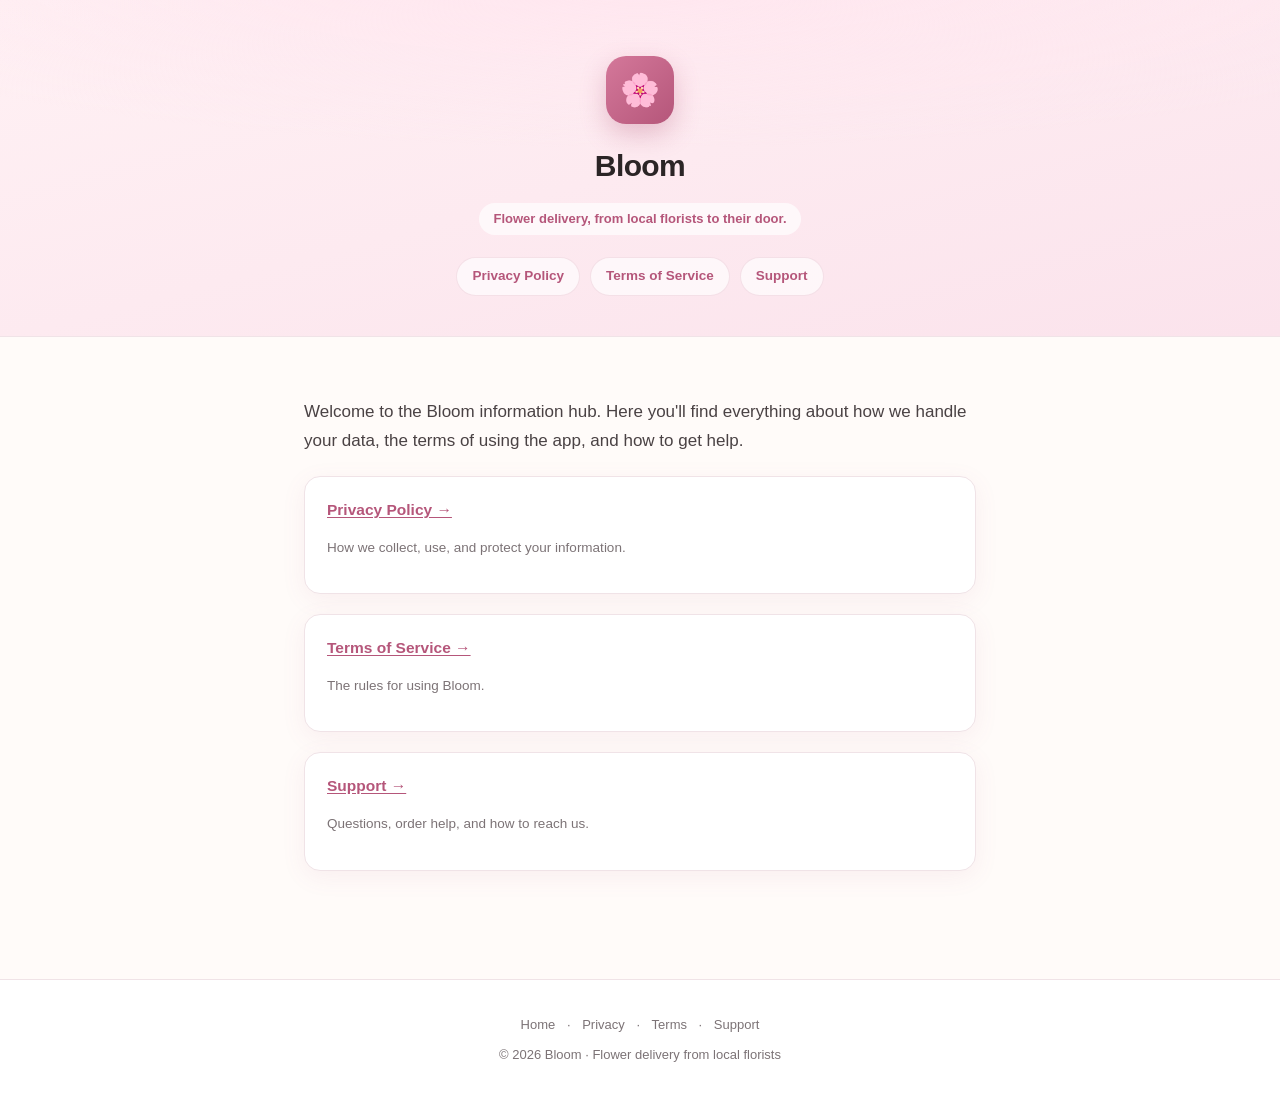
<file: index.html>
<!DOCTYPE html>
<html lang="en">
<head>
<meta charset="utf-8">
<meta name="viewport" content="width=device-width, initial-scale=1">
<title>Bloom — Legal & Support</title>
<link rel="stylesheet" href="style.css">
</head>
<body>
<header>
  <div class="logo">🌸</div>
  <h1>Bloom</h1>
  <div class="eff">Flower delivery, from local florists to their door.</div>
  <nav>
    <a href="privacy.html">Privacy Policy</a>
    <a href="terms.html">Terms of Service</a>
    <a href="support.html">Support</a>
  </nav>
</header>
<main>
  <p>Welcome to the Bloom information hub. Here you'll find everything about how we handle your data, the terms of using the app, and how to get help.</p>
  <div class="card">
    <h3><a href="privacy.html">Privacy Policy →</a></h3>
    <p class="muted">How we collect, use, and protect your information.</p>
  </div>
  <div class="card">
    <h3><a href="terms.html">Terms of Service →</a></h3>
    <p class="muted">The rules for using Bloom.</p>
  </div>
  <div class="card">
    <h3><a href="support.html">Support →</a></h3>
    <p class="muted">Questions, order help, and how to reach us.</p>
  </div>
</main>
<footer>
  <div><a href="index.html">Home</a> · <a href="privacy.html">Privacy</a> · <a href="terms.html">Terms</a> · <a href="support.html">Support</a></div>
  <div style="margin-top:8px">© 2026 Bloom · Flower delivery from local florists</div>
</footer>
</body>
</html>
</file>
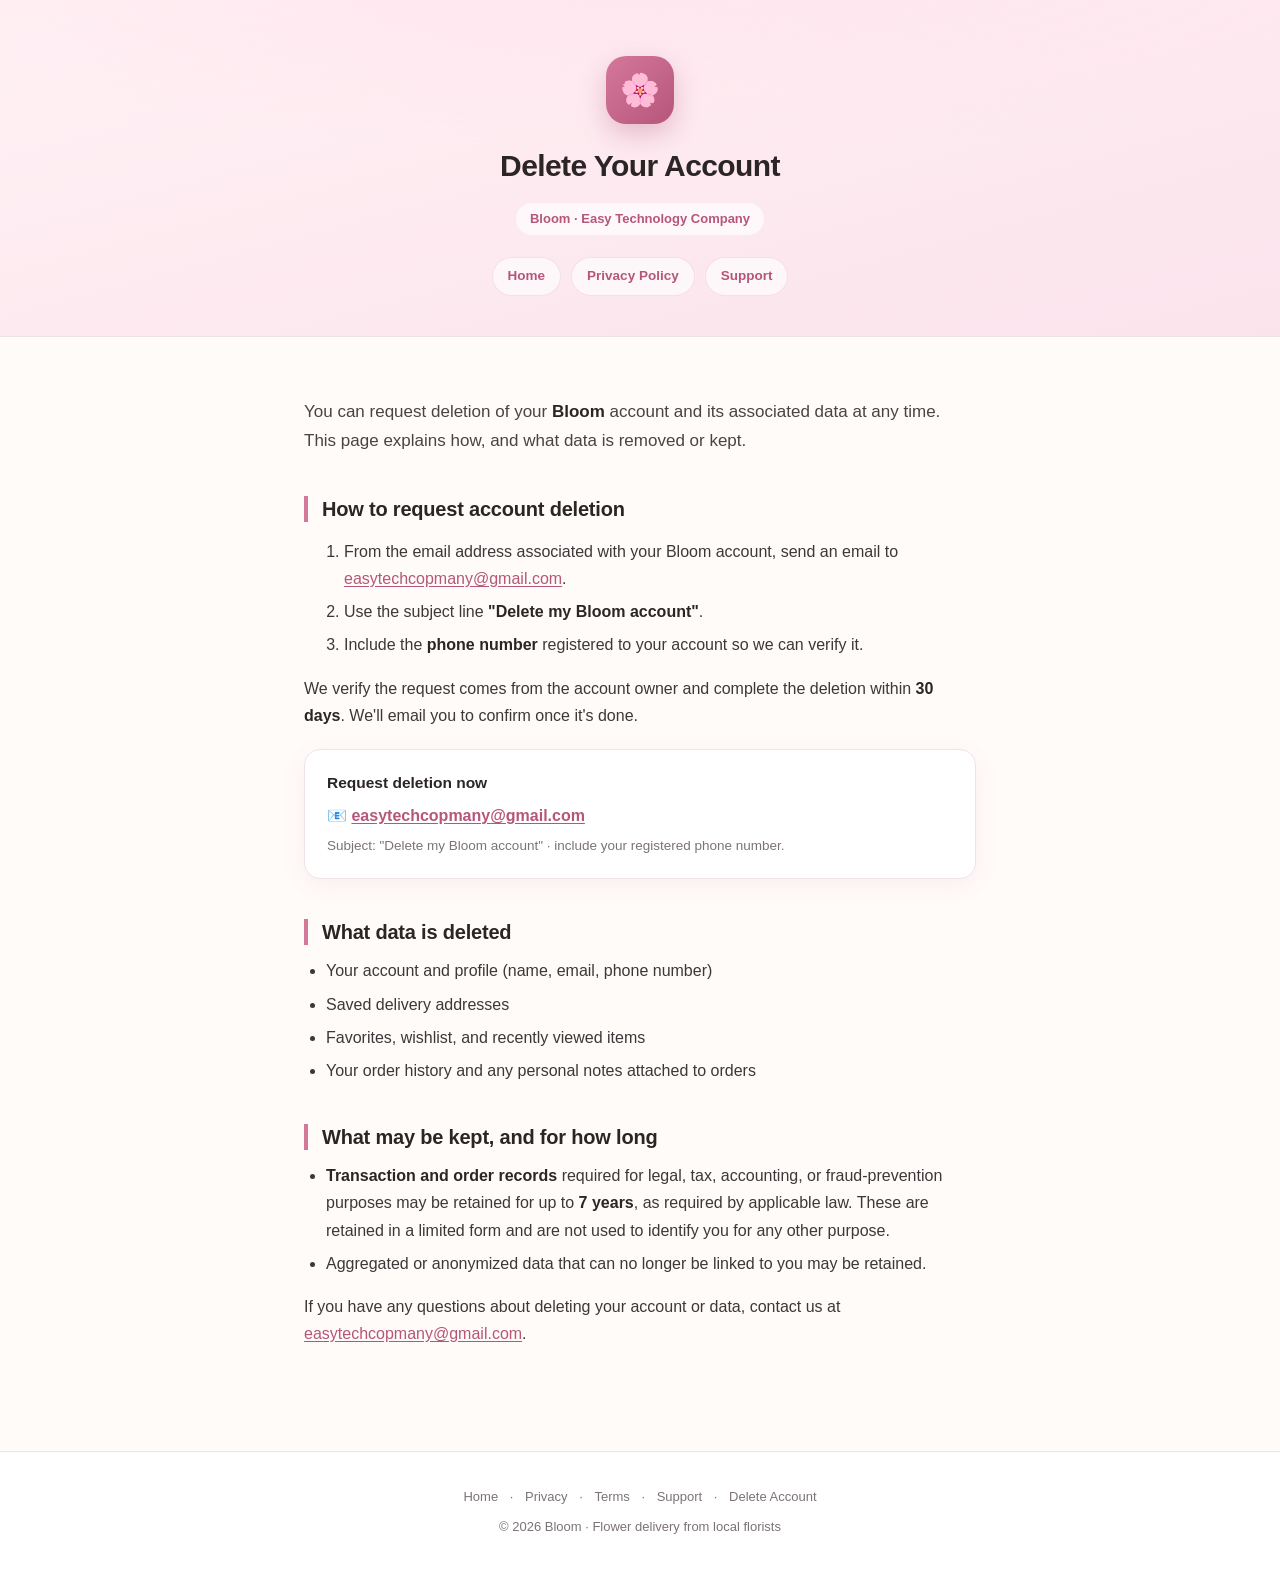
<file: delete-account.html>
<!DOCTYPE html>
<html lang="en">
<head>
<meta charset="utf-8">
<meta name="viewport" content="width=device-width, initial-scale=1">
<title>Bloom — Delete Your Account</title>
<link rel="stylesheet" href="style.css">
</head>
<body>
<header>
  <div class="logo">🌸</div>
  <h1>Delete Your Account</h1>
  <div class="eff">Bloom · Easy Technology Company</div>
  <nav>
    <a href="index.html">Home</a>
    <a href="privacy.html">Privacy Policy</a>
    <a href="support.html">Support</a>
  </nav>
</header>
<main>
  <p>You can request deletion of your <strong>Bloom</strong> account and its associated data at any time. This page explains how, and what data is removed or kept.</p>

  <h2>How to request account deletion</h2>
  <ol>
    <li>From the email address associated with your Bloom account, send an email to
        <a href="mailto:easytechcopmany@gmail.com?subject=Delete%20my%20Bloom%20account">easytechcopmany@gmail.com</a>.</li>
    <li>Use the subject line <strong>"Delete my Bloom account"</strong>.</li>
    <li>Include the <strong>phone number</strong> registered to your account so we can verify it.</li>
  </ol>
  <p>We verify the request comes from the account owner and complete the deletion within <strong>30 days</strong>. We'll email you to confirm once it's done.</p>

  <div class="card">
    <h3>Request deletion now</h3>
    <p style="margin:6px 0">📧 <a href="mailto:easytechcopmany@gmail.com?subject=Delete%20my%20Bloom%20account">easytechcopmany@gmail.com</a></p>
    <p class="muted" style="margin:0">Subject: "Delete my Bloom account" · include your registered phone number.</p>
  </div>

  <h2>What data is deleted</h2>
  <ul>
    <li>Your account and profile (name, email, phone number)</li>
    <li>Saved delivery addresses</li>
    <li>Favorites, wishlist, and recently viewed items</li>
    <li>Your order history and any personal notes attached to orders</li>
  </ul>

  <h2>What may be kept, and for how long</h2>
  <ul>
    <li><strong>Transaction and order records</strong> required for legal, tax, accounting, or fraud-prevention purposes may be retained for up to <strong>7 years</strong>, as required by applicable law. These are retained in a limited form and are not used to identify you for any other purpose.</li>
    <li>Aggregated or anonymized data that can no longer be linked to you may be retained.</li>
  </ul>

  <p>If you have any questions about deleting your account or data, contact us at
     <a href="mailto:easytechcopmany@gmail.com">easytechcopmany@gmail.com</a>.</p>
</main>
<footer>
  <div><a href="index.html">Home</a> · <a href="privacy.html">Privacy</a> · <a href="terms.html">Terms</a> · <a href="support.html">Support</a> · <a href="delete-account.html">Delete Account</a></div>
  <div style="margin-top:8px">© 2026 Bloom · Flower delivery from local florists</div>
</footer>
</body>
</html>
</file>
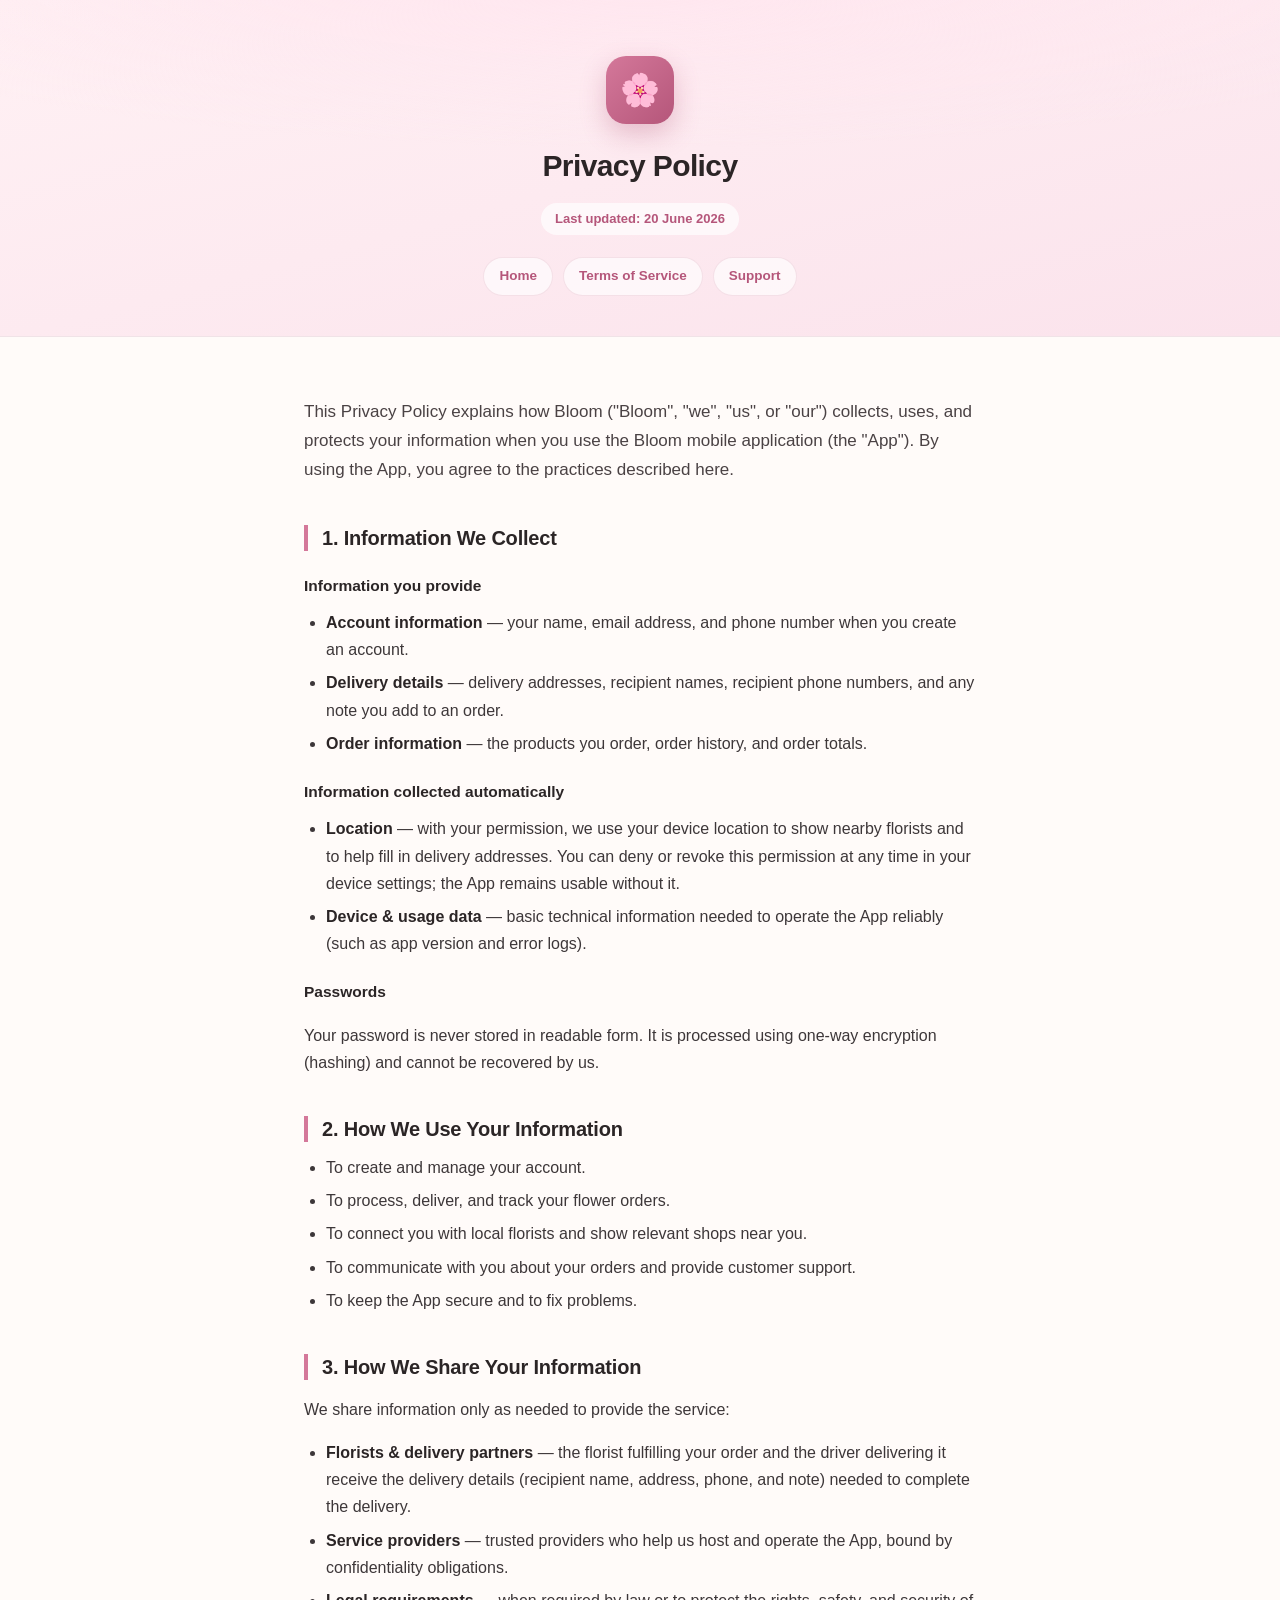
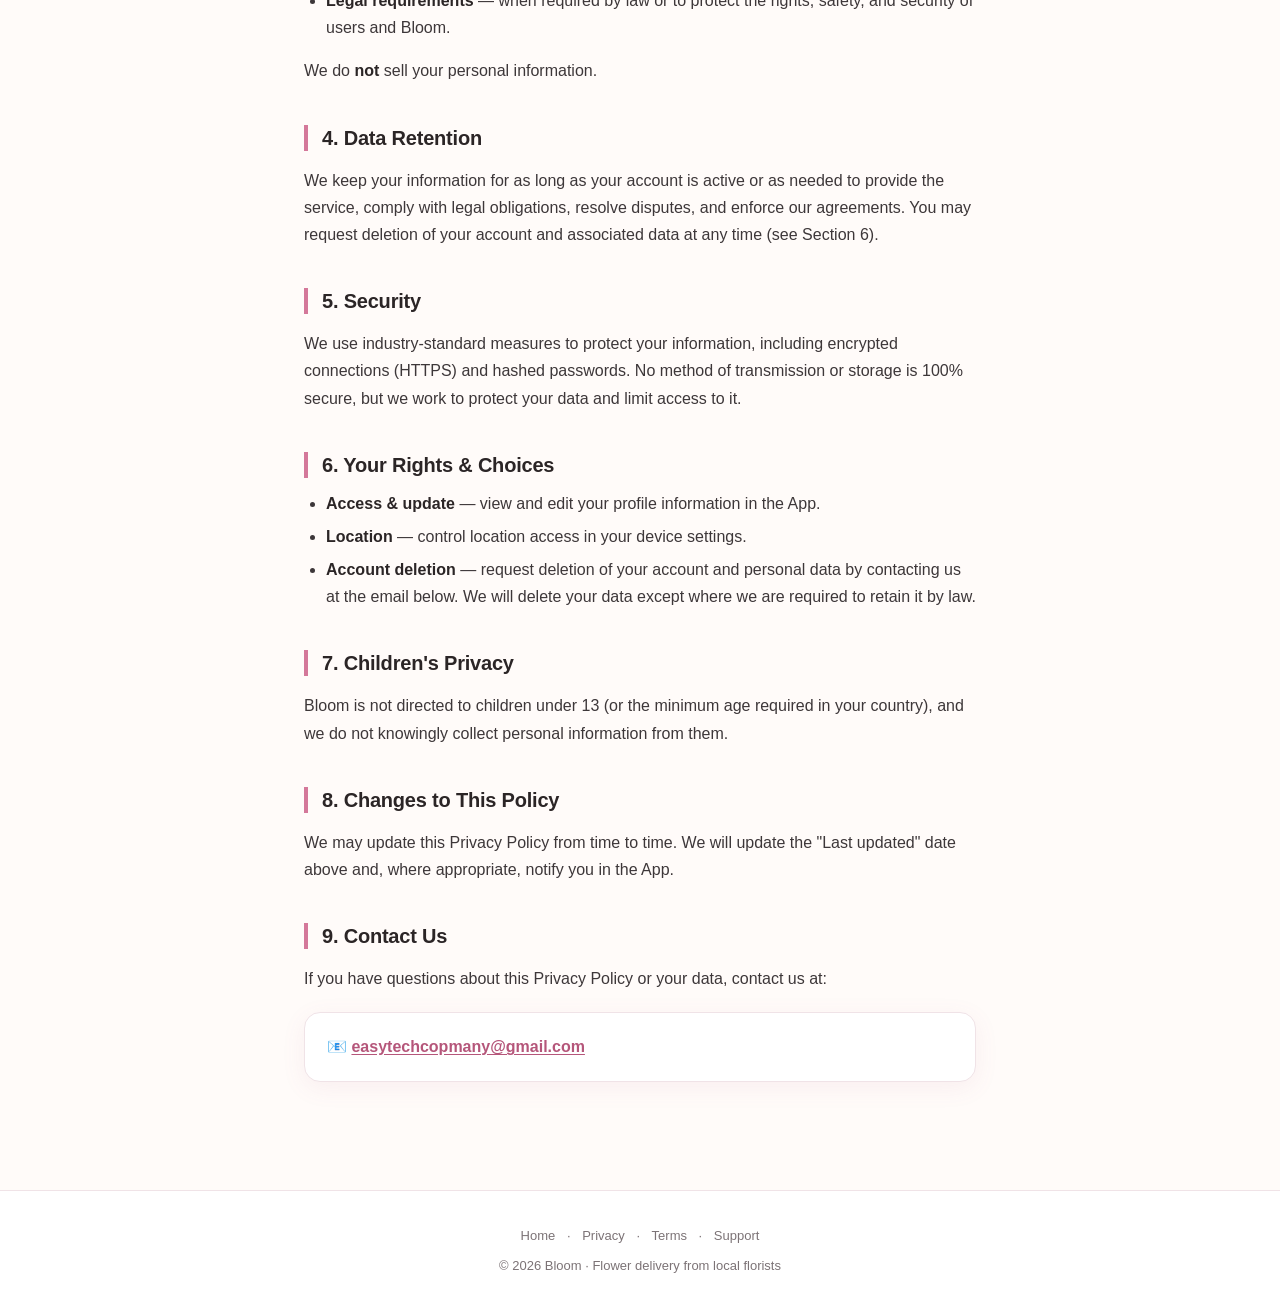
<file: privacy.html>
<!DOCTYPE html>
<html lang="en">
<head>
<meta charset="utf-8">
<meta name="viewport" content="width=device-width, initial-scale=1">
<title>Bloom — Privacy Policy</title>
<link rel="stylesheet" href="style.css">
</head>
<body>
<header>
  <div class="logo">🌸</div>
  <h1>Privacy Policy</h1>
  <div class="eff">Last updated: 20 June 2026</div>
  <nav>
    <a href="index.html">Home</a>
    <a href="terms.html">Terms of Service</a>
    <a href="support.html">Support</a>
  </nav>
</header>
<main>
  <p>This Privacy Policy explains how Bloom ("Bloom", "we", "us", or "our") collects, uses, and protects your information when you use the Bloom mobile application (the "App"). By using the App, you agree to the practices described here.</p>

  <h2>1. Information We Collect</h2>

  <h3>Information you provide</h3>
  <ul>
    <li><strong>Account information</strong> — your name, email address, and phone number when you create an account.</li>
    <li><strong>Delivery details</strong> — delivery addresses, recipient names, recipient phone numbers, and any note you add to an order.</li>
    <li><strong>Order information</strong> — the products you order, order history, and order totals.</li>
  </ul>

  <h3>Information collected automatically</h3>
  <ul>
    <li><strong>Location</strong> — with your permission, we use your device location to show nearby florists and to help fill in delivery addresses. You can deny or revoke this permission at any time in your device settings; the App remains usable without it.</li>
    <li><strong>Device &amp; usage data</strong> — basic technical information needed to operate the App reliably (such as app version and error logs).</li>
  </ul>

  <h3>Passwords</h3>
  <p>Your password is never stored in readable form. It is processed using one-way encryption (hashing) and cannot be recovered by us.</p>

  <h2>2. How We Use Your Information</h2>
  <ul>
    <li>To create and manage your account.</li>
    <li>To process, deliver, and track your flower orders.</li>
    <li>To connect you with local florists and show relevant shops near you.</li>
    <li>To communicate with you about your orders and provide customer support.</li>
    <li>To keep the App secure and to fix problems.</li>
  </ul>

  <h2>3. How We Share Your Information</h2>
  <p>We share information only as needed to provide the service:</p>
  <ul>
    <li><strong>Florists &amp; delivery partners</strong> — the florist fulfilling your order and the driver delivering it receive the delivery details (recipient name, address, phone, and note) needed to complete the delivery.</li>
    <li><strong>Service providers</strong> — trusted providers who help us host and operate the App, bound by confidentiality obligations.</li>
    <li><strong>Legal requirements</strong> — when required by law or to protect the rights, safety, and security of users and Bloom.</li>
  </ul>
  <p>We do <strong>not</strong> sell your personal information.</p>

  <h2>4. Data Retention</h2>
  <p>We keep your information for as long as your account is active or as needed to provide the service, comply with legal obligations, resolve disputes, and enforce our agreements. You may request deletion of your account and associated data at any time (see Section 6).</p>

  <h2>5. Security</h2>
  <p>We use industry-standard measures to protect your information, including encrypted connections (HTTPS) and hashed passwords. No method of transmission or storage is 100% secure, but we work to protect your data and limit access to it.</p>

  <h2>6. Your Rights &amp; Choices</h2>
  <ul>
    <li><strong>Access &amp; update</strong> — view and edit your profile information in the App.</li>
    <li><strong>Location</strong> — control location access in your device settings.</li>
    <li><strong>Account deletion</strong> — request deletion of your account and personal data by contacting us at the email below. We will delete your data except where we are required to retain it by law.</li>
  </ul>

  <h2>7. Children's Privacy</h2>
  <p>Bloom is not directed to children under 13 (or the minimum age required in your country), and we do not knowingly collect personal information from them.</p>

  <h2>8. Changes to This Policy</h2>
  <p>We may update this Privacy Policy from time to time. We will update the "Last updated" date above and, where appropriate, notify you in the App.</p>

  <h2>9. Contact Us</h2>
  <p>If you have questions about this Privacy Policy or your data, contact us at:</p>
  <div class="card">
    <p style="margin:0">📧 <a href="mailto:easytechcopmany@gmail.com">easytechcopmany@gmail.com</a></p>
  </div>
</main>
<footer>
  <div><a href="index.html">Home</a> · <a href="privacy.html">Privacy</a> · <a href="terms.html">Terms</a> · <a href="support.html">Support</a></div>
  <div style="margin-top:8px">© 2026 Bloom · Flower delivery from local florists</div>
</footer>
</body>
</html>
</file>
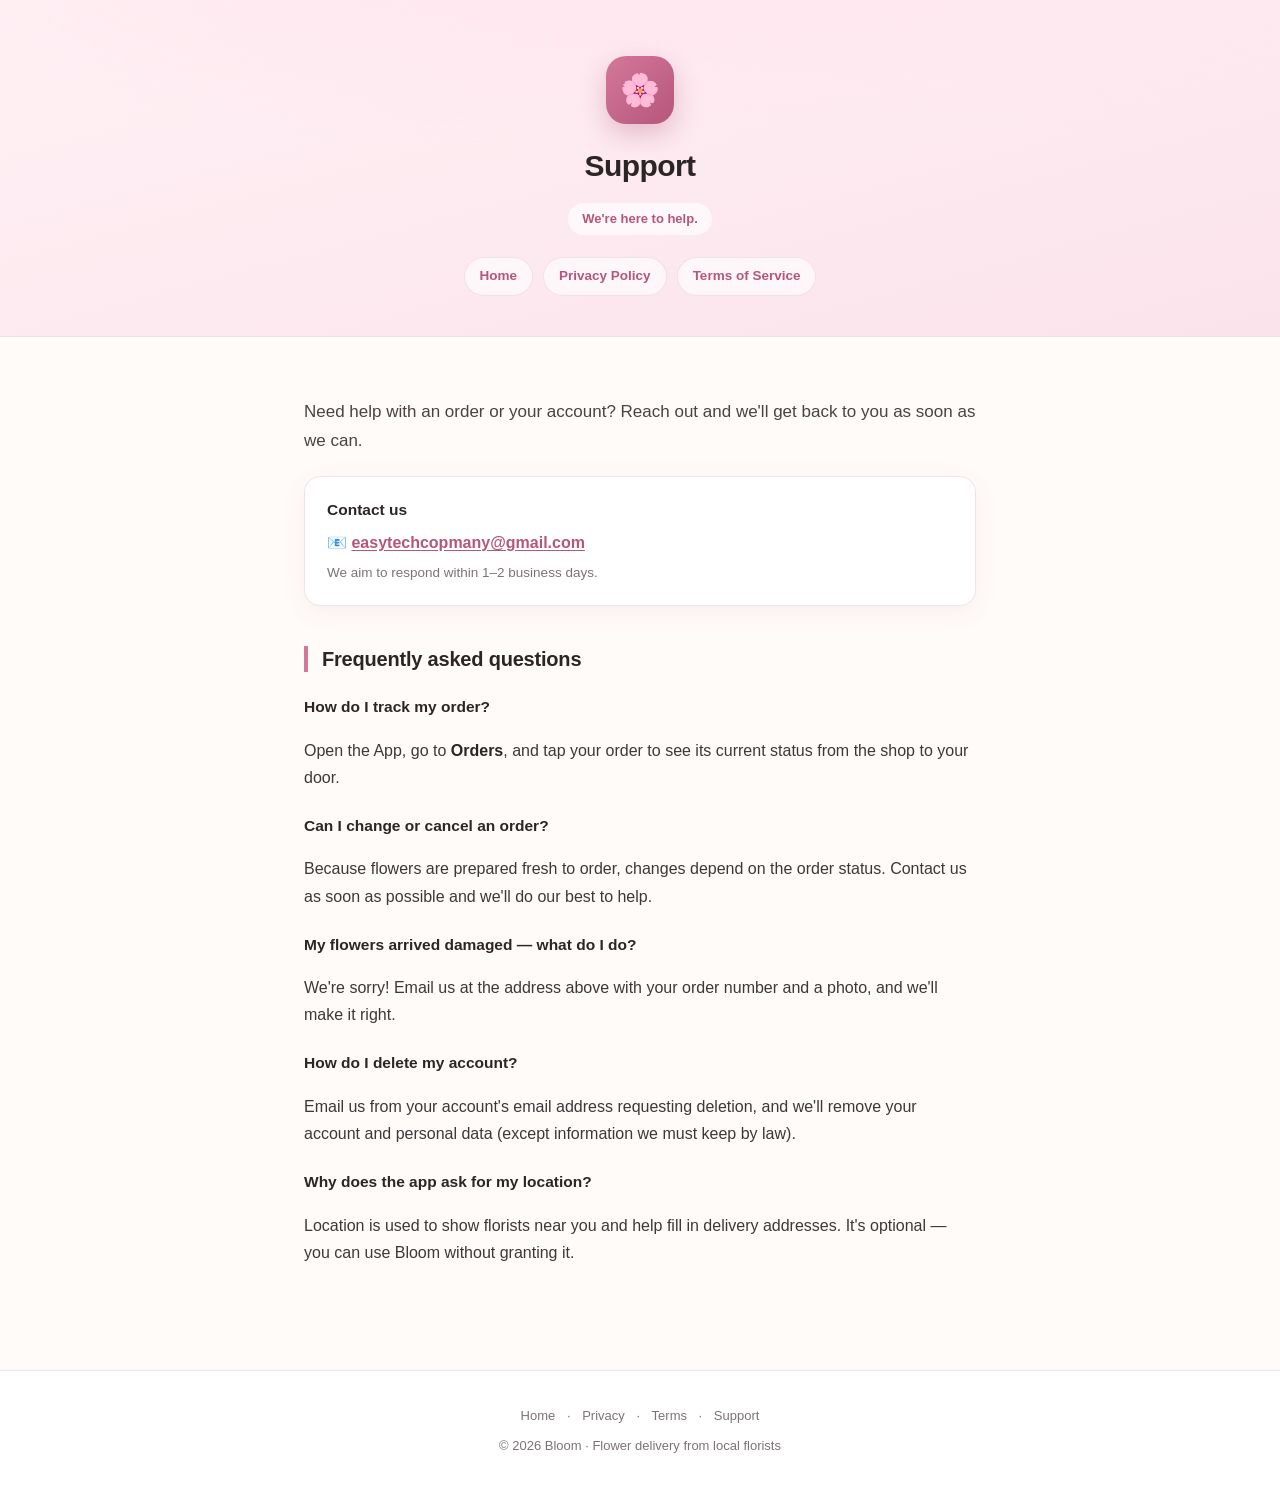
<file: support.html>
<!DOCTYPE html>
<html lang="en">
<head>
<meta charset="utf-8">
<meta name="viewport" content="width=device-width, initial-scale=1">
<title>Bloom — Support</title>
<link rel="stylesheet" href="style.css">
</head>
<body>
<header>
  <div class="logo">🌸</div>
  <h1>Support</h1>
  <div class="eff">We're here to help.</div>
  <nav>
    <a href="index.html">Home</a>
    <a href="privacy.html">Privacy Policy</a>
    <a href="terms.html">Terms of Service</a>
  </nav>
</header>
<main>
  <p>Need help with an order or your account? Reach out and we'll get back to you as soon as we can.</p>

  <div class="card">
    <h3>Contact us</h3>
    <p style="margin:6px 0">📧 <a href="mailto:easytechcopmany@gmail.com">easytechcopmany@gmail.com</a></p>
    <p class="muted" style="margin:0">We aim to respond within 1–2 business days.</p>
  </div>

  <h2>Frequently asked questions</h2>

  <h3>How do I track my order?</h3>
  <p>Open the App, go to <strong>Orders</strong>, and tap your order to see its current status from the shop to your door.</p>

  <h3>Can I change or cancel an order?</h3>
  <p>Because flowers are prepared fresh to order, changes depend on the order status. Contact us as soon as possible and we'll do our best to help.</p>

  <h3>My flowers arrived damaged — what do I do?</h3>
  <p>We're sorry! Email us at the address above with your order number and a photo, and we'll make it right.</p>

  <h3>How do I delete my account?</h3>
  <p>Email us from your account's email address requesting deletion, and we'll remove your account and personal data (except information we must keep by law).</p>

  <h3>Why does the app ask for my location?</h3>
  <p>Location is used to show florists near you and help fill in delivery addresses. It's optional — you can use Bloom without granting it.</p>
</main>
<footer>
  <div><a href="index.html">Home</a> · <a href="privacy.html">Privacy</a> · <a href="terms.html">Terms</a> · <a href="support.html">Support</a></div>
  <div style="margin-top:8px">© 2026 Bloom · Flower delivery from local florists</div>
</footer>
</body>
</html>
</file>
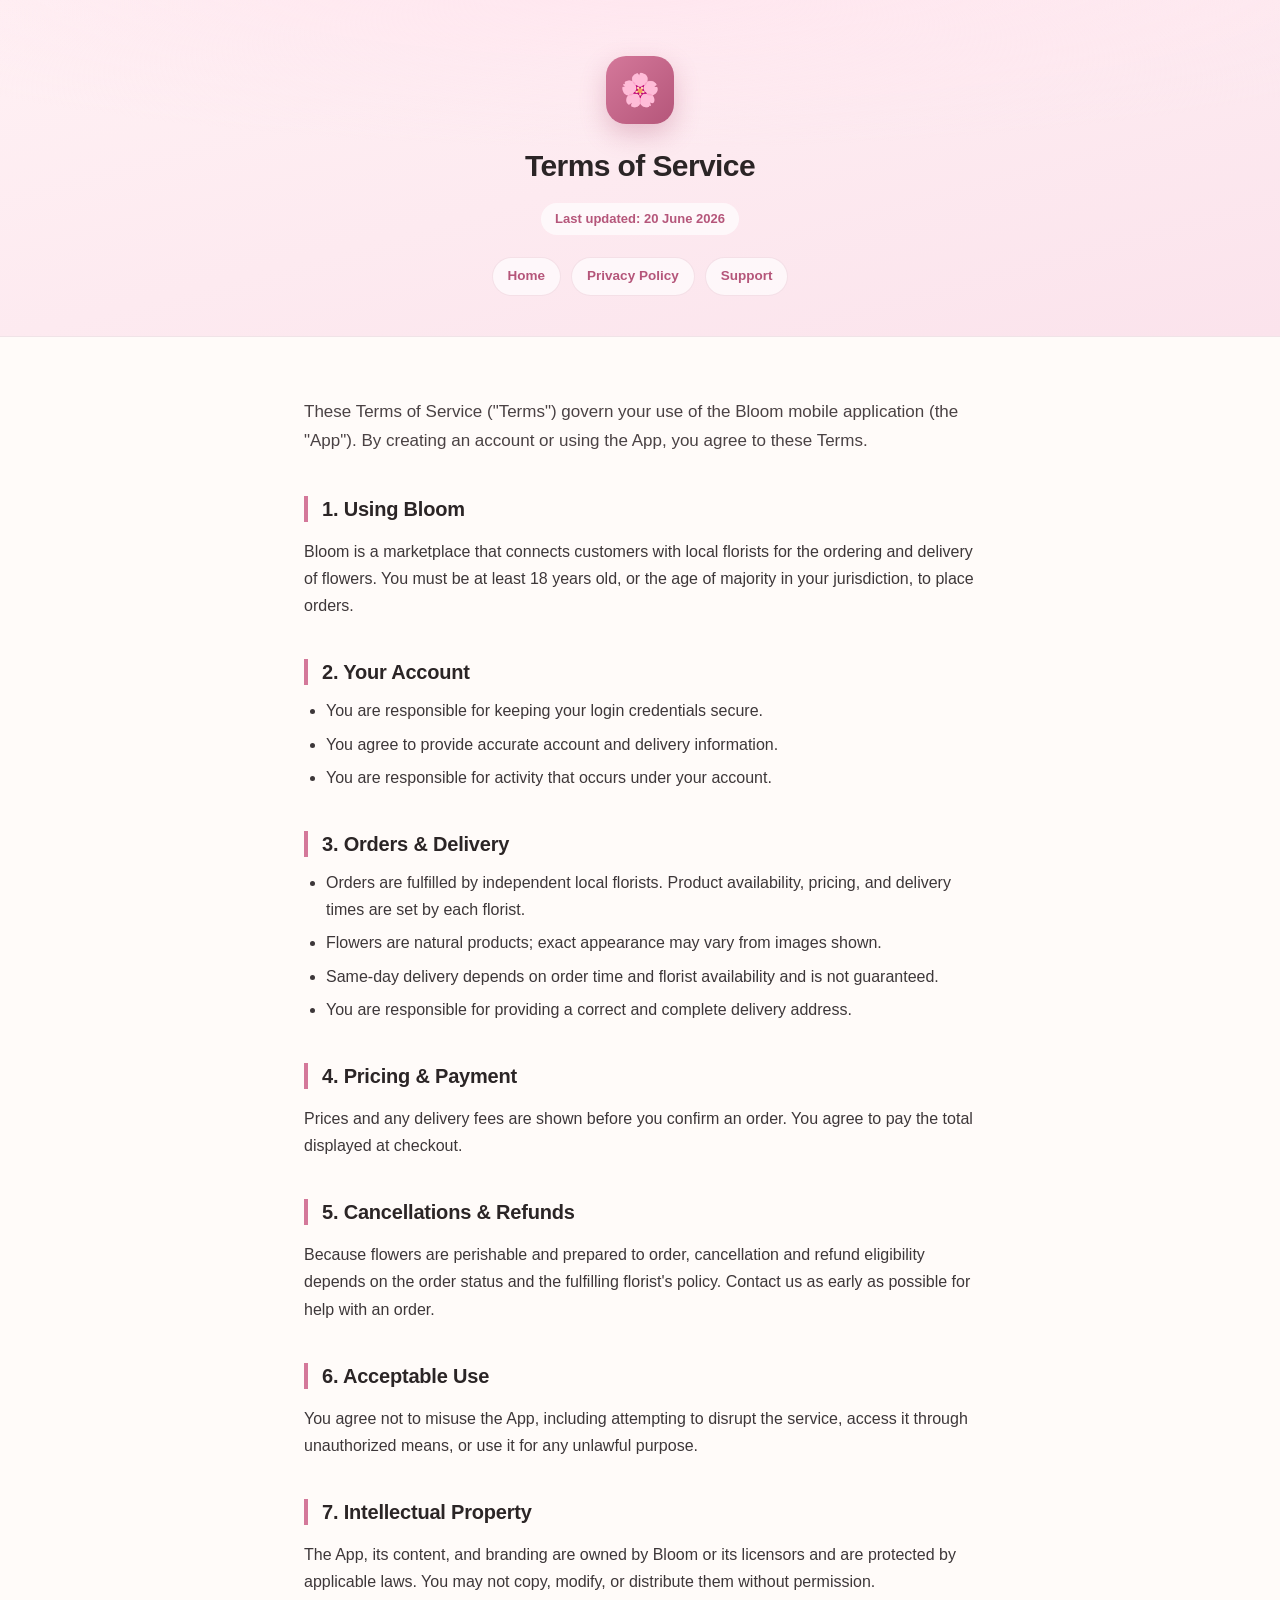
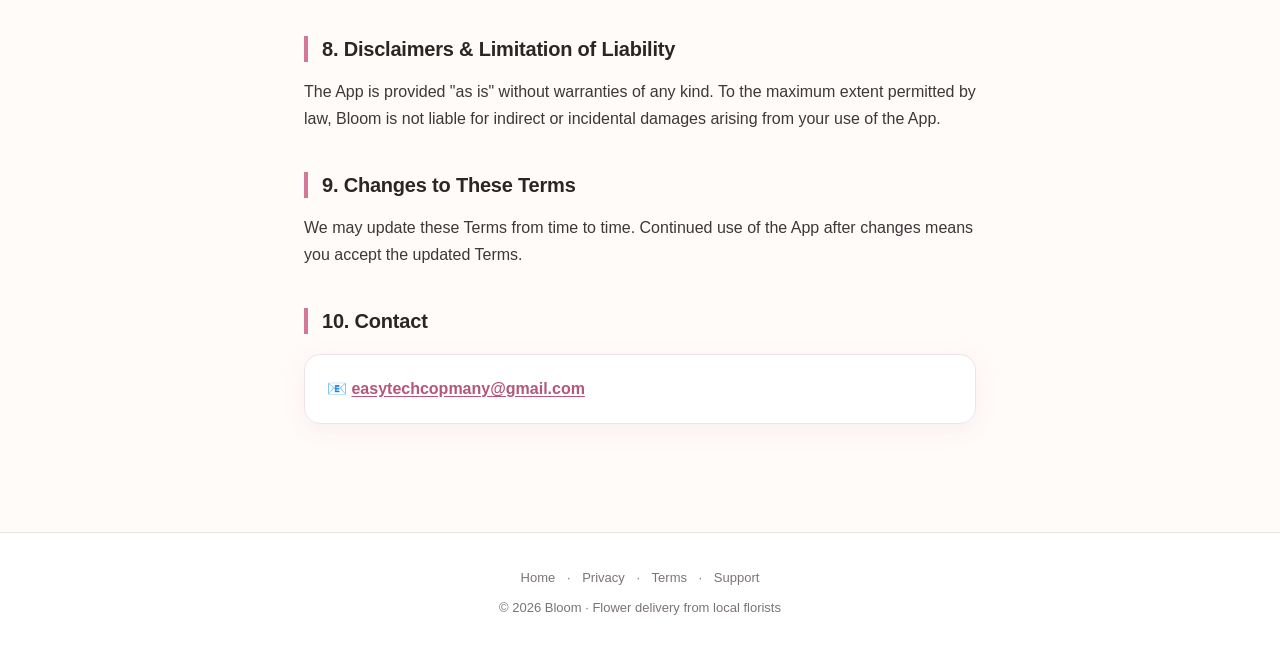
<file: terms.html>
<!DOCTYPE html>
<html lang="en">
<head>
<meta charset="utf-8">
<meta name="viewport" content="width=device-width, initial-scale=1">
<title>Bloom — Terms of Service</title>
<link rel="stylesheet" href="style.css">
</head>
<body>
<header>
  <div class="logo">🌸</div>
  <h1>Terms of Service</h1>
  <div class="eff">Last updated: 20 June 2026</div>
  <nav>
    <a href="index.html">Home</a>
    <a href="privacy.html">Privacy Policy</a>
    <a href="support.html">Support</a>
  </nav>
</header>
<main>
  <p>These Terms of Service ("Terms") govern your use of the Bloom mobile application (the "App"). By creating an account or using the App, you agree to these Terms.</p>

  <h2>1. Using Bloom</h2>
  <p>Bloom is a marketplace that connects customers with local florists for the ordering and delivery of flowers. You must be at least 18 years old, or the age of majority in your jurisdiction, to place orders.</p>

  <h2>2. Your Account</h2>
  <ul>
    <li>You are responsible for keeping your login credentials secure.</li>
    <li>You agree to provide accurate account and delivery information.</li>
    <li>You are responsible for activity that occurs under your account.</li>
  </ul>

  <h2>3. Orders &amp; Delivery</h2>
  <ul>
    <li>Orders are fulfilled by independent local florists. Product availability, pricing, and delivery times are set by each florist.</li>
    <li>Flowers are natural products; exact appearance may vary from images shown.</li>
    <li>Same-day delivery depends on order time and florist availability and is not guaranteed.</li>
    <li>You are responsible for providing a correct and complete delivery address.</li>
  </ul>

  <h2>4. Pricing &amp; Payment</h2>
  <p>Prices and any delivery fees are shown before you confirm an order. You agree to pay the total displayed at checkout.</p>

  <h2>5. Cancellations &amp; Refunds</h2>
  <p>Because flowers are perishable and prepared to order, cancellation and refund eligibility depends on the order status and the fulfilling florist's policy. Contact us as early as possible for help with an order.</p>

  <h2>6. Acceptable Use</h2>
  <p>You agree not to misuse the App, including attempting to disrupt the service, access it through unauthorized means, or use it for any unlawful purpose.</p>

  <h2>7. Intellectual Property</h2>
  <p>The App, its content, and branding are owned by Bloom or its licensors and are protected by applicable laws. You may not copy, modify, or distribute them without permission.</p>

  <h2>8. Disclaimers &amp; Limitation of Liability</h2>
  <p>The App is provided "as is" without warranties of any kind. To the maximum extent permitted by law, Bloom is not liable for indirect or incidental damages arising from your use of the App.</p>

  <h2>9. Changes to These Terms</h2>
  <p>We may update these Terms from time to time. Continued use of the App after changes means you accept the updated Terms.</p>

  <h2>10. Contact</h2>
  <div class="card">
    <p style="margin:0">📧 <a href="mailto:easytechcopmany@gmail.com">easytechcopmany@gmail.com</a></p>
  </div>
</main>
<footer>
  <div><a href="index.html">Home</a> · <a href="privacy.html">Privacy</a> · <a href="terms.html">Terms</a> · <a href="support.html">Support</a></div>
  <div style="margin-top:8px">© 2026 Bloom · Flower delivery from local florists</div>
</footer>
</body>
</html>
</file>
<file: style.css>
/* Bloom legal pages — shared styles. Warm/organic, dusty-rose brand. */
:root{
  --ink:#2b2526; --muted:#7c7376; --rose:#D4789A; --rose-dark:#B5567A;
  --blush:#F9E4EC; --warm:#FFFBF9; --line:#f0e3e7; --card-shadow:0 6px 24px rgba(181,86,122,.08);
}
*{box-sizing:border-box}
html{scroll-behavior:smooth}
body{
  margin:0;
  font-family:-apple-system,BlinkMacSystemFont,"Segoe UI",Roboto,Helvetica,Arial,sans-serif;
  color:var(--ink); background:var(--warm); line-height:1.7; font-size:16px;
  -webkit-font-smoothing:antialiased; text-rendering:optimizeLegibility;
}
::selection{background:var(--blush);color:var(--rose-dark)}

/* ─── Header ─────────────────────────────────────────── */
header{
  position:relative; overflow:hidden; text-align:center;
  padding:56px 22px 40px;
  background:
    radial-gradient(120% 90% at 50% -10%, #FFE6EF 0%, transparent 60%),
    linear-gradient(165deg,#FFF1F4 0%,#FBE3EC 100%);
  border-bottom:1px solid var(--line);
}
.logo{
  width:68px;height:68px;border-radius:20px;
  display:inline-flex;align-items:center;justify-content:center;
  background:linear-gradient(135deg,var(--rose),var(--rose-dark));
  color:#fff;font-size:32px;margin-bottom:16px;
  box-shadow:0 10px 26px rgba(181,86,122,.32);
}
header h1{margin:0;font-size:30px;font-weight:800;letter-spacing:-.02em}
header .eff{
  display:inline-block;margin-top:12px;padding:5px 14px;border-radius:999px;
  background:rgba(255,255,255,.7);color:var(--rose-dark);font-size:13px;font-weight:600;
}
nav{margin-top:22px;display:flex;gap:10px;justify-content:center;flex-wrap:wrap}
nav a{
  color:var(--rose-dark);text-decoration:none;font-weight:600;font-size:13.5px;
  padding:7px 15px;border-radius:999px;background:rgba(255,255,255,.65);
  border:1px solid rgba(181,86,122,.14);transition:all .15s ease;
}
nav a:hover{background:#fff;border-color:var(--rose);transform:translateY(-1px)}

/* ─── Body ───────────────────────────────────────────── */
main{max-width:720px;margin:0 auto;padding:44px 24px 88px}
main > p:first-child{font-size:17px;color:#4a4244}
h2{
  font-size:20px;font-weight:700;letter-spacing:-.01em;margin:40px 0 12px;
  padding-left:14px;border-left:4px solid var(--rose);line-height:1.3;
}
h3{font-size:15.5px;font-weight:700;margin:22px 0 6px;color:var(--ink)}
p,li{color:#3d3739}
strong{color:var(--ink)}
ul{padding-left:22px;margin:10px 0}
li{margin:6px 0}
a{color:var(--rose-dark);text-underline-offset:2px}
a:hover{color:var(--rose)}

.card{
  background:#fff;border:1px solid var(--line);border-radius:16px;
  padding:20px 22px;margin:20px 0;box-shadow:var(--card-shadow);
}
.card h3{margin-top:0}
.card a{font-weight:600}
.muted{color:var(--muted);font-size:13.5px}
code{background:#f6e9ee;padding:2px 7px;border-radius:6px;font-size:13.5px}

/* ─── Footer ─────────────────────────────────────────── */
footer{
  text-align:center;padding:34px 22px;color:var(--muted);font-size:13px;
  border-top:1px solid var(--line);background:#fff;
}
footer a{color:var(--muted);text-decoration:none;margin:0 8px}
footer a:hover{color:var(--rose-dark)}

@media (max-width:540px){
  header{padding:44px 18px 32px}
  header h1{font-size:25px}
  main{padding:32px 18px 64px}
  h2{font-size:18px}
}
</file>
